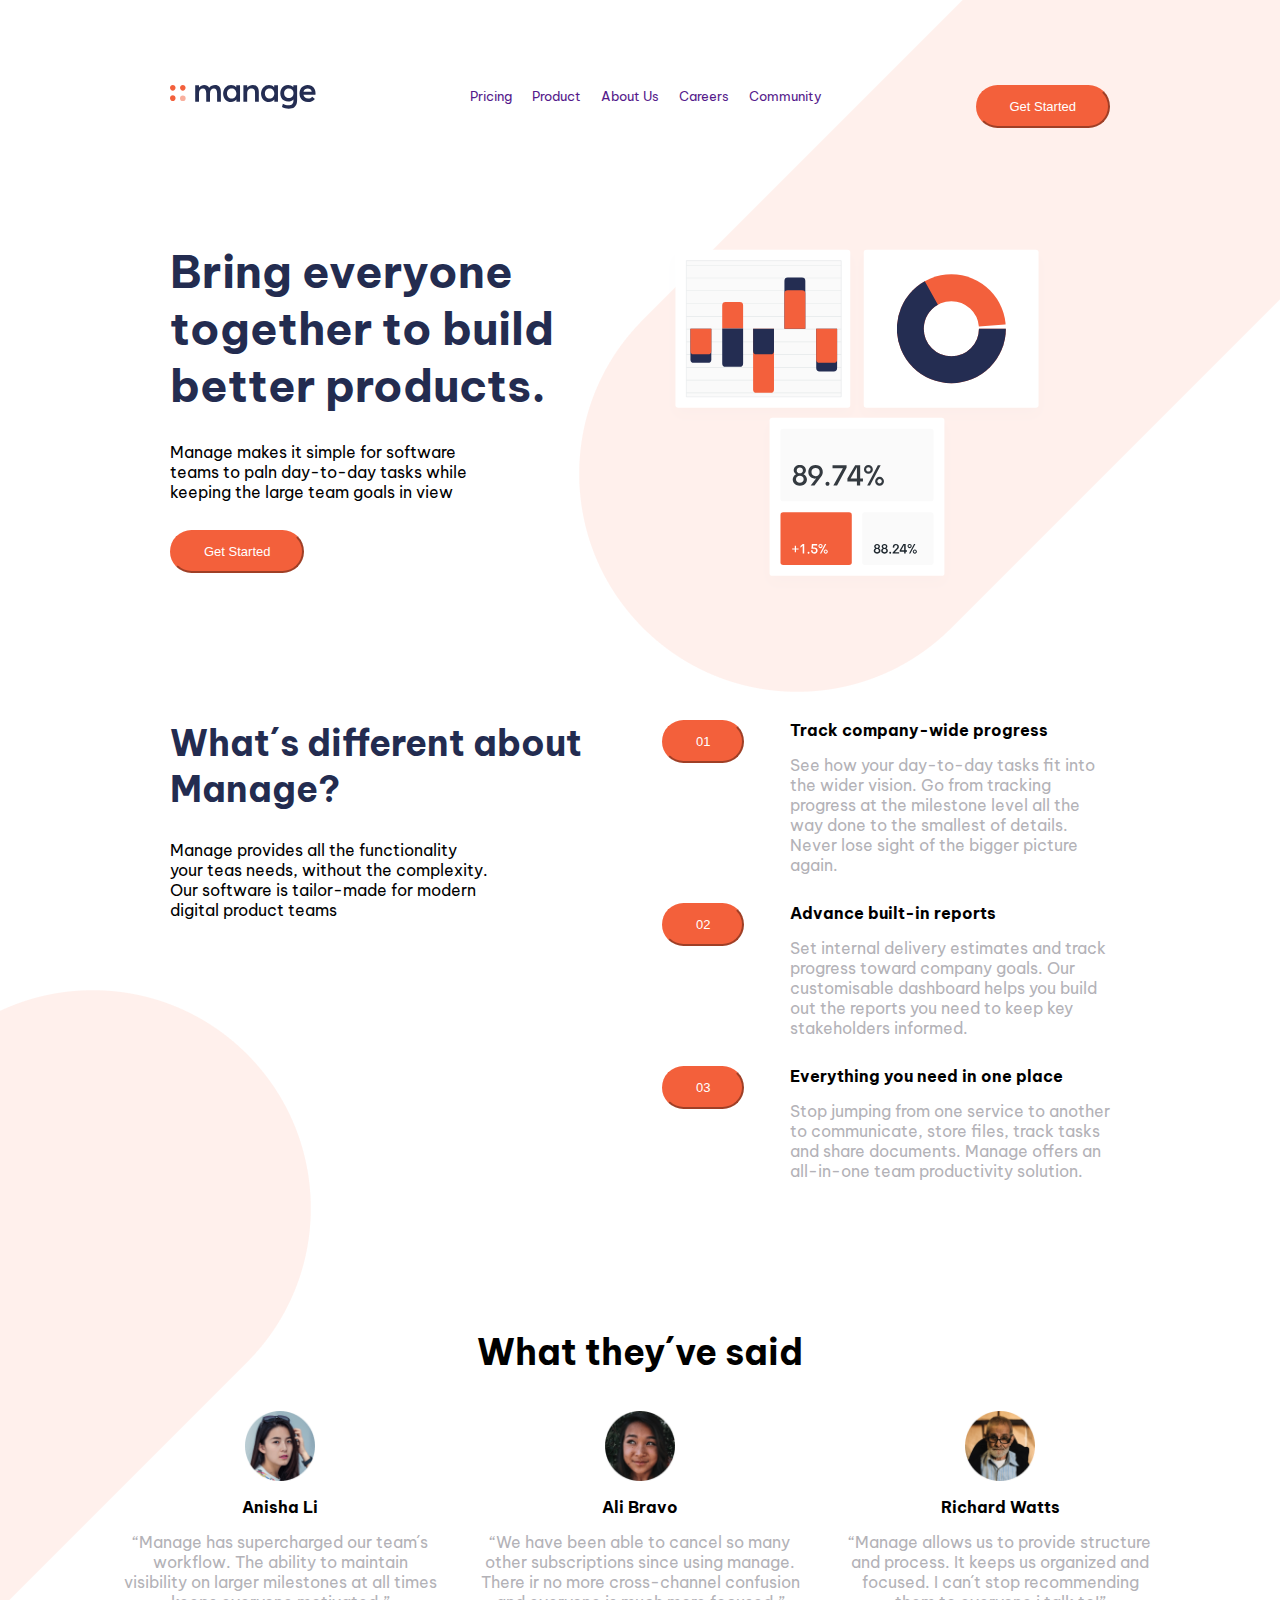
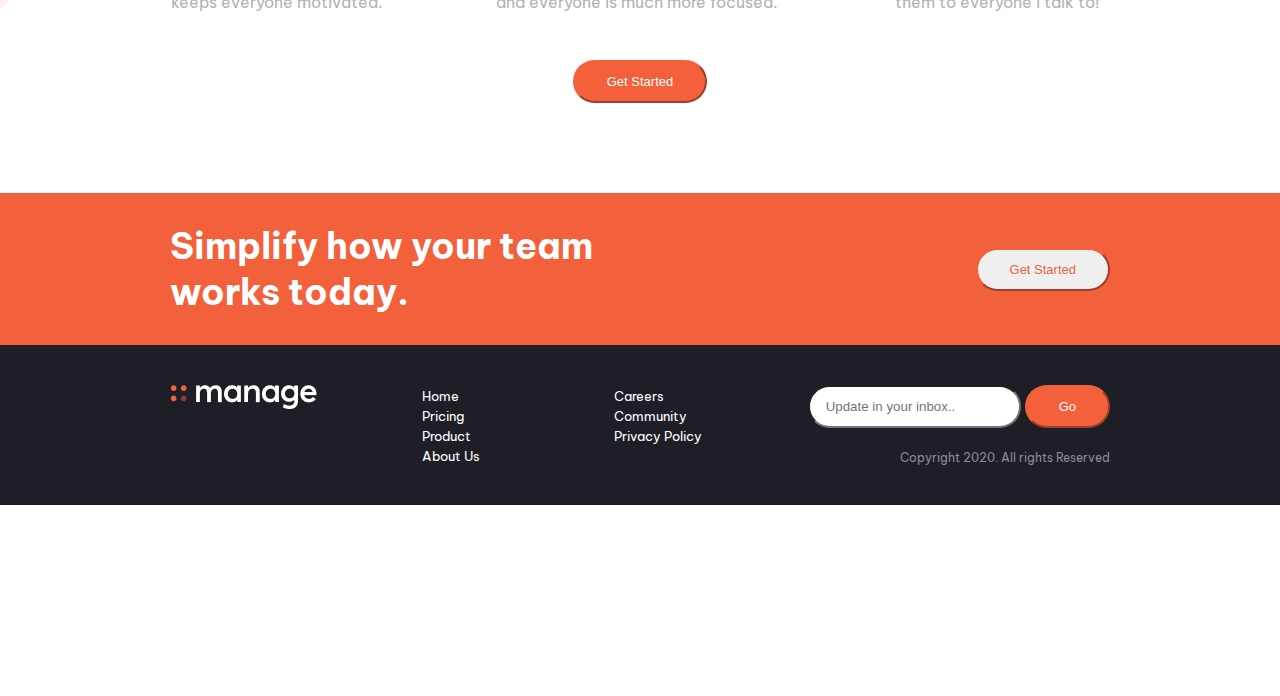
<file: frontend_I/manage/index.html>
<!DOCTYPE html>
<html lang="es">
<head>
    <meta charset="UTF-8">
    <meta http-equiv="X-UA-Compatible" content="IE=edge">
    <meta name="viewport" content="width=device-width, initial-scale=1.0">
    <link rel="stylesheet" href="https://use.fontawesome.com/releases/v5.15.3/css/all.css" integrity="sha384-SZXxX4whJ79/gErwcOYf+zWLeJdY/qpuqC4cAa9rOGUstPomtqpuNWT9wdPEn2fk" crossorigin="anonymous">
    <link rel="stylesheet" href="css/style.css">
    <title>landingManage</title>
</head>
<body>
    <img src="img/VectorFondo.png" alt="" class="background1">
    <img src="img/VectorFondo2.png" alt="" class="background2">
    
    
    <header>
        <div><img src="img/logo.svg" alt="Logo manage"></div>
        <div> 
            <nav>
                <ul type="None">
                    <li><a href="">Pricing</a></li>
                    <li><a href="">Product</a></li>
                    <li><a href="">About Us</a></li>
                    <li><a href="">Careers</a></li>
                    <li><a href="">Community</a></li> 
                </ul>
            </nav> 
        </div>
        <div><button class="boton botonTipo1">Get Started</button></div>
        <div class="hamburguer">
            <img src="img/icon-hamburger.svg" alt="">
        </div>
    </header>
    <main>        
        <section class="intro">
            <div>
                <h1>Bring everyone together to build better products.</h1>
                <p>Manage makes it simple for software teams to paln day-to-day tasks while keeping the large team goals in view</p>
                <button class="boton botonTipo1">Get Started</button>
            </div>
            <div class="ilustration">
                <img src="img/illustration-intro.svg" alt="">
            </div>
        </section>
        <section class="different">
            <div>
                <h3>What´s different about Manage?</h3>
                <p>Manage provides all the functionality your
                    teas needs, without the complexity. Our software is tailor-made for modern digital product teams</p>
            </div>
            <div class="about">
                <article>
                    <div>
                        <button class="boton botonTipo1">01</button>
                    </div>
                    <div class="explain">
                        <h6>Track company-wide progress</h6>
                        <p>See how your day-to-day tasks fit into the wider vision. Go from tracking progress at the milestone level all the way done to the smallest of details. Never lose sight of the bigger picture again.</p>
                    </div>                    
                </article>
                <article>
                    <div>
                        <button class="boton botonTipo1">02</button>
                    </div>
                    <div class="explain">
                        <h6>Advance built-in reports</h6>
                        <p>Set internal delivery estimates and track progress toward company goals. Our customisable dashboard helps you build out the reports you need to keep key stakeholders informed.</p>
                    </div>
                    </article>
                <article>
                    <div>
                        <button class="boton botonTipo1">03</button>
                    </div>
                    <div class="explain">
                        <h6>Everything you need in one place</h6>
                        <p>Stop jumping from one service to another to communicate, store files, track tasks and share documents. Manage offers an all-in-one team productivity solution.</p>
                    </div>
                </article>
            </div>
        </section>
        <section class="opinions">
            <h3>What they´ve said</h3>
            <div>
                <div class="card hidden2">
                    <img src="img/avatar-anisha.png" alt="">
                    <h6>Anisha Li</h6>
                    <p>“Manage has supercharged our team´s workflow. The ability to maintain visibility on larger milestones at all times keeps everyone motivated.”</p>
                </div>
                <div class="card">
                    <img src="img/avatar-ali.png" alt="">
                    <h6>Ali Bravo</h6>
                    <p>“We have been able to cancel so many other subscriptions since using manage. There ir no more cross-channel confusion and everyone is much more focused.”</p>
                </div>
                <div class="card">
                    <img src="img/avatar-richard.png" alt="">
                    <h6>Richard Watts</h6>
                    <p>“Manage allows us to provide structure and process. It keeps us organized and focused. I can´t stop recommending them to everyone i talk to!”</p>
                </div>
                <div class="card hidden">  
                    <img src="img/avatar-shanai.png" alt="">
                    <h6>Shanai Gough</h6>
                    <p>"Their software allows us to track, manage and collaborate on our projects from anywhere. It keeps the whole team in sync without being intrusive"</p>
                </div>
            </div>
            <button class="boton botonTipo1">Get Started</button>
        </section>

    </main>

    <footer>
        <img src="img/VectorFondo3.png" alt="" class="background3">
        <div class="started">
            <div class="title"><h3>Simplify how your team works today.</h3></div>
            <div><button class="boton">Get Started</button></div>
        </div>
        <div class="social">            
            <div class="footerMedia socialMediaOfficial">
                <img src="img/LogoFondoBlanco.png" alt="Logo manage">
                <nav class="socialMedia">
                    <ul type="None">
                        <li><a href="#" target="_blank" class="icon-facebook"><i class="fab fa-facebook-square"></i></i></a></li>
                        <li><a href="#" target="_blank" class="icon-facebook"><i class="fab fa-youtube-square"></i></i></a></li>
                        <li><a href="#" target="_blank" class="icon-facebook"><i class="fab fa-twitter"></i></i></a></li>
                        <li><a href="#" target="_blank" class="icon-facebook"><i class="fab fa-pinterest"></i></i></a></li>
                        <li><a href="#" target="_blank" class="icon-facebook"><i class="fab fa-instagram"></i></i></a></li>
                    </ul>
                </nav>
            </div>
            <div class="navigation">
                <div>
                    <nav>
                        <ul type="None">
                            <li><a href="">Home</a></li>
                            <li><a href="">Pricing</a></li>
                            <li><a href="">Product</a></li>
                            <li><a href="">About Us</a></li>                                                    
                        </ul>
                    </nav>
                </div>
                <div>
                    <nav>
                        <ul type="None">
                            <li><a href="">Careers</a></li>
                            <li><a href="">Community</a></li>
                            <li><a href="">Privacy Policy</a></li>
                        </ul>
                    </nav> 
                </div>
            </div>
            <div class="footerMedia formCopyright">
                <form action=""method="POST">
                    <input type="text" name="update" placeholder="Update in your inbox..">
                    <button type="submit" class="boton botonTipo1">Go</button>
                </form>
                <p>Copyright 2020. All rights Reserved</p>
            </div>
            <div class="copyright">
                <p>Copyright 2020. All rights Reserved</p> 
            </div>            
        </div>
    </footer>    
</body>
</html>
</file>
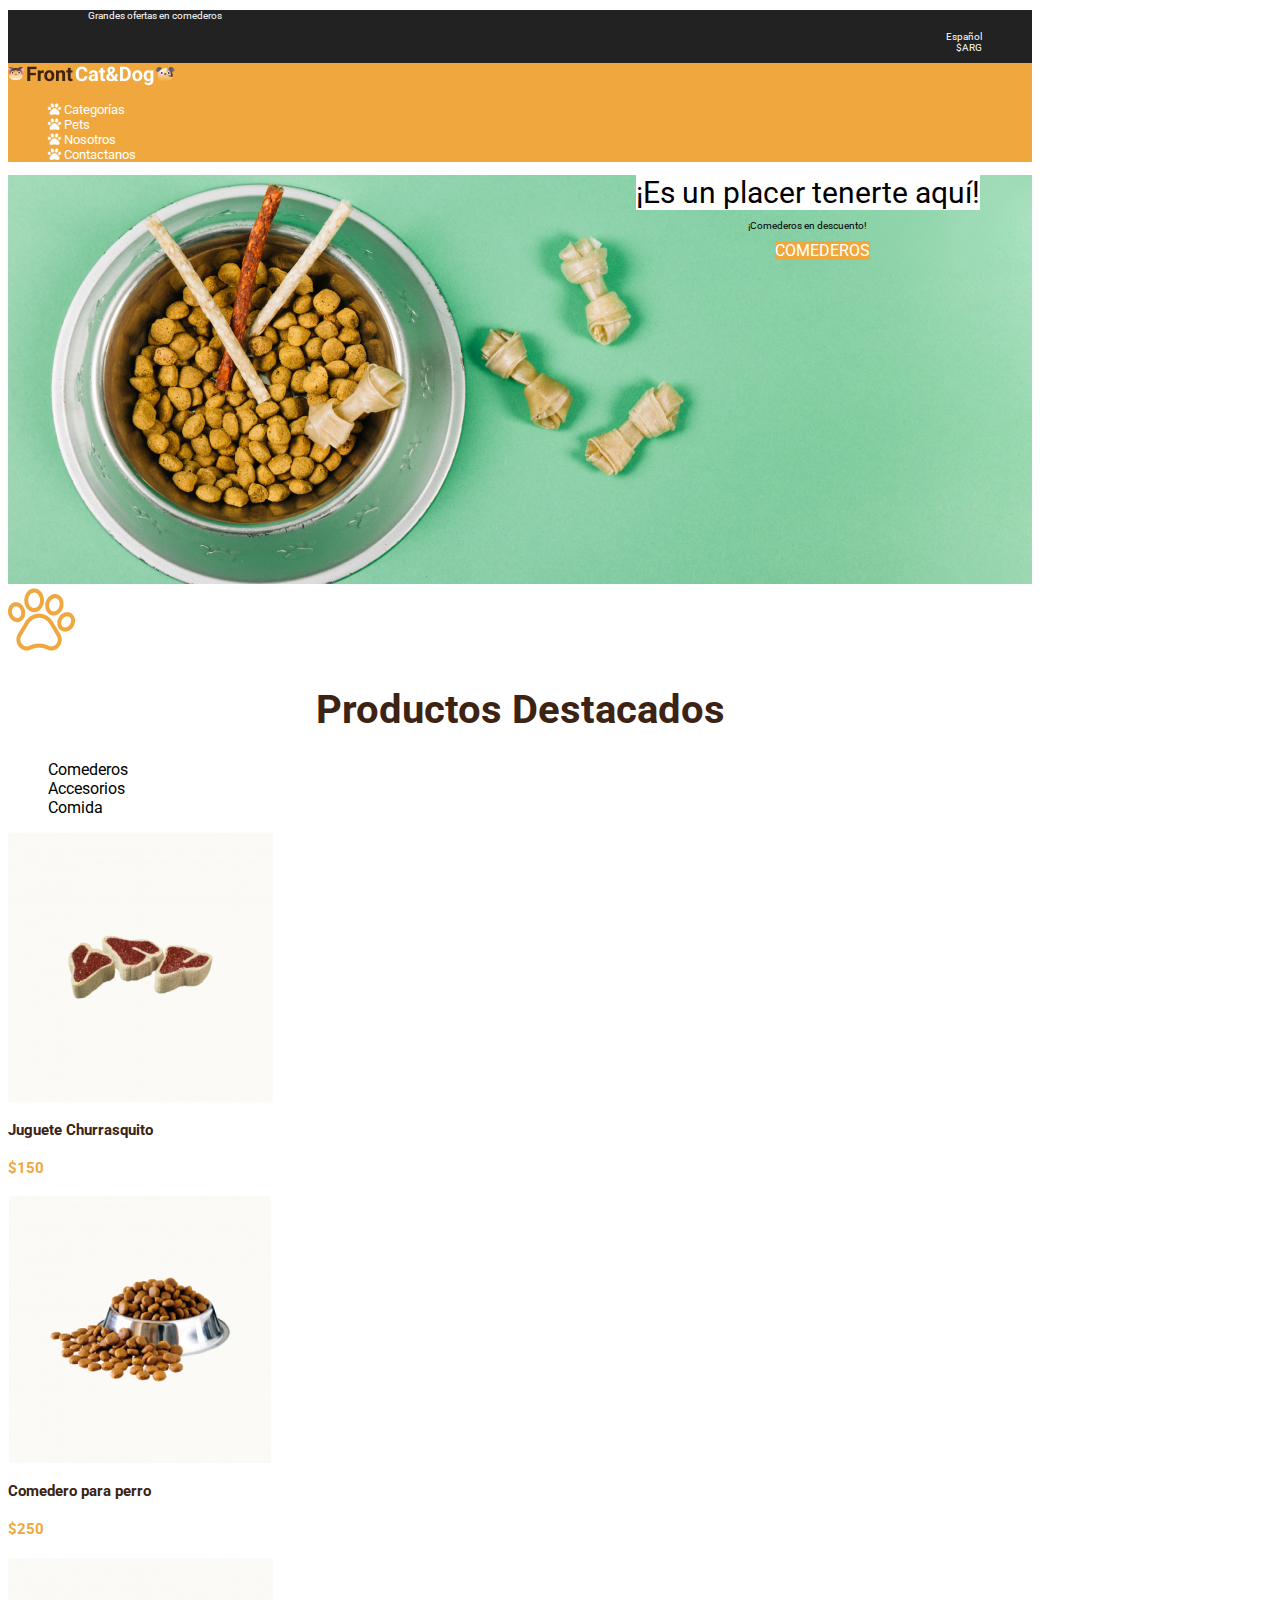
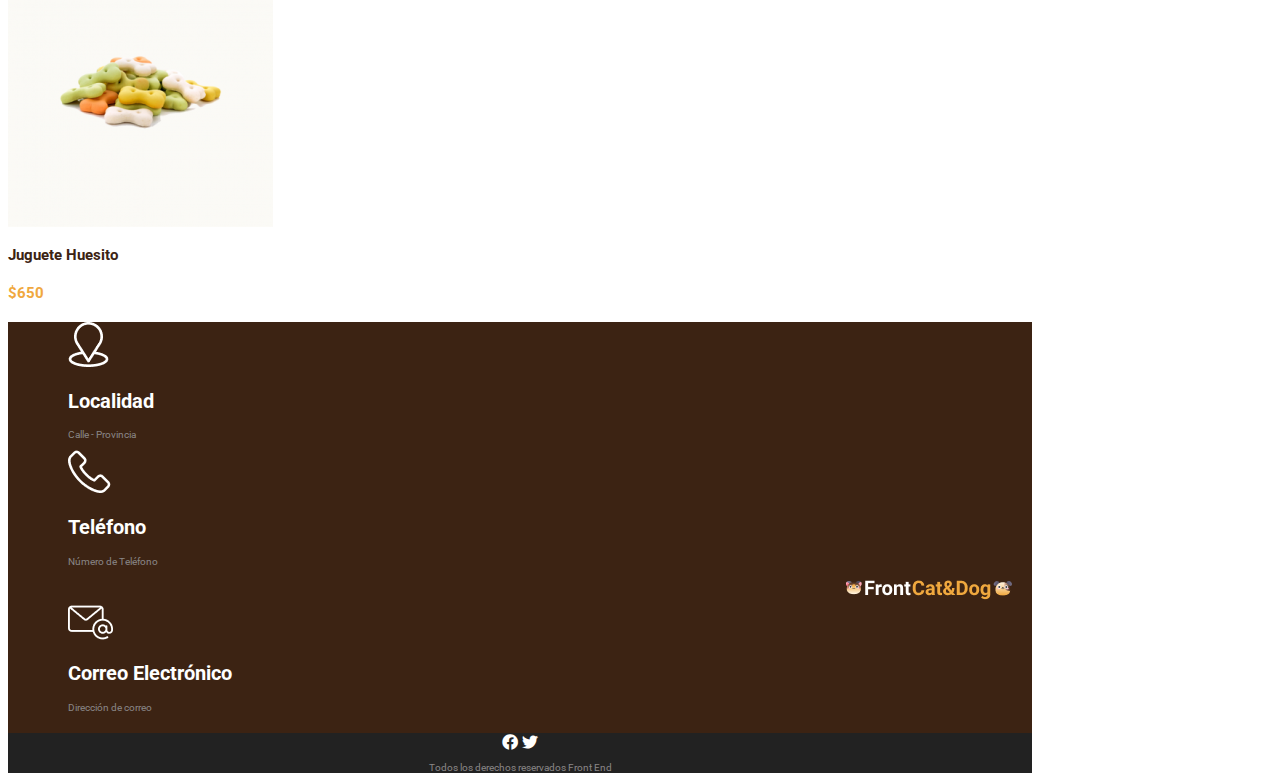
<file: frontend_I/petshop/index.html>
<!DOCTYPE html>
<html lang="es">
<head>
    <meta charset="UTF-8">
    <title>Petshop</title>
    <link rel="stylesheet" href="css/style.css">
    <link rel="stylesheet" href="https://cdnjs.cloudflare.com/ajax/libs/font-awesome/5.15.2/css/all.css">
    <link rel="preconnect" href="https://fonts.gstatic.com">
    <link href="https://fonts.googleapis.com/css2?family=Roboto&display=swap" rel="stylesheet">
</head>
<body>
    <header>
        <section id="barraSuperior">
            <p>Grandes ofertas en comederos</p>
            <ul id="menuRegional" type="None">
                <li>Español</li>
                <li>$ARG</li>
            </ul>
        </section>
        <section id="barraMenu"  width="1025px">
            <img src="img/Logo.png" alt="Logo de la tienda petshop FrontCat&Dog" >
            <ul id="Menu principal" type="None">                
                <li><i class="fas fa-paw"></i> Categorías</li>
                <li><i class="fas fa-paw"></i> Pets</li>
                <li><i class="fas fa-paw"></i> Nosotros</li>
                <li><i class="fas fa-paw"></i> Contactanos</li>
            </ul>            
        </section>
    </header>

    <main>
        <section class="banner">
            <p><span id="saludo">¡Es un placer tenerte aquí!</span></p>
            <p><span id="informacion">¡Comederos en descuento!</span></p>
            <p><span id="productoStar">COMEDEROS</span></p>
        </section>
        <section id="Productos">
            <img src="img/pawprint 1.png" alt="Imagen de patita de perro en color mostaza">
            <h1>Productos Destacados</h1>
            <ul id="Productos destacados" type="None">
                <li>Comederos</li>
                <li>Accesorios</li>
                <li>Comida</li>
            </ul>

            <articule>
                <img src="img/churrasquito.png" alt="Imagen de un churrasquito">
                <h3>Juguete Churrasquito</h3>
                <h4>$150</h4>
            </articule>
                <img src="img/comedero.png" alt="Imagen de un comedero">
                <h3>Comedero para perro</h3>
                <h4>$250</h4>
            <articule>
                <img src="img/Huesito.png" alt="Imagen de huesitos para perro">
                <h3>Juguete Huesito</h3>
                <h4>$650</h4>
            </articule>
        </section>
    </main>
    <footer>
        <section class="contacto">
            <ul type="None">
                <li>
                    <section>
                        <img src="img/localizacion.png" alt="Imagen de punto de coordenada">
                        <h2>Localidad</h3>
                        <p>Calle - Provincia</p>
                    </section>
                </li>
                <li>
                    <section>
                        <img src="img/phone.png" alt="Imagen de teléfono">
                        <div>
                            <h2>Teléfono</h3>
                            <p>Número de Teléfono</p>
                        </div>
                        <div id="logoFooter">
                            <img src="img/Logo2.png" alt="Logo de la tienda petshop FrontCat&Dog" >
                        </div>
                        
                    </section>
                </li>
                <li>
                    <section>
                        <img src="img/email.png" alt="Imagen de email">
                        <h2>Correo Electrónico</h3>
                        <p>Dirección de correo</p>
                    </section>
                </li>
            </ul>                   
        </section>
        <section class="redes">
            <i class="fab fa-facebook"></i>
            <i class="fab fa-twitter"></i>
            <p>Todos los derechos reservados Front End</p>
        </section>        
    </footer>

    
    
</body>
</html>
</file>
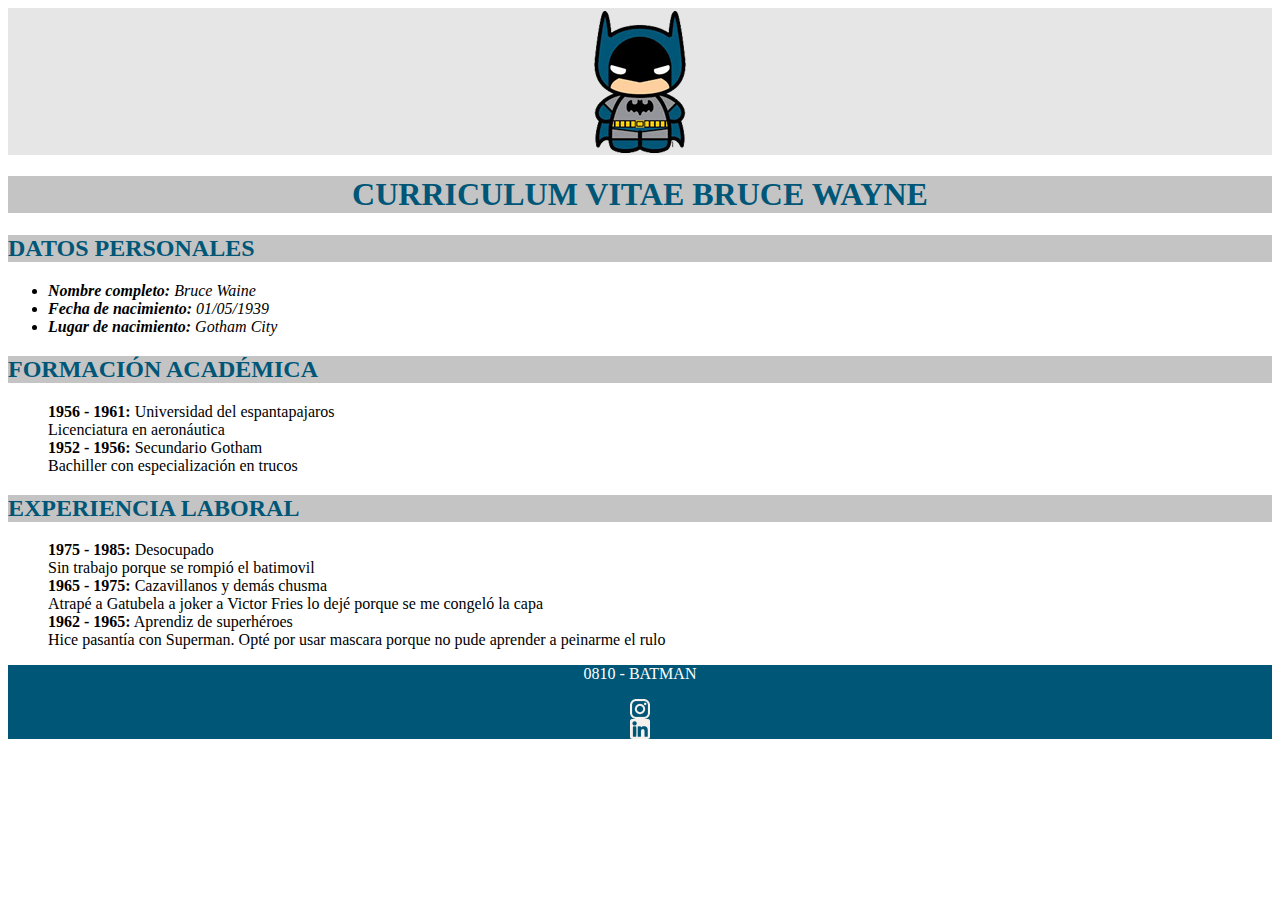
<file: frontend_I/clase07_CSS_GrisalesMauricio/cv/index.html>
<!DOCTYPE html>
<html lang="en">
<head>
    <meta charset="UTF-8">
    <link rel="stylesheet" href="css/style.css">
    <title>Clase 07</title>
</head>
<body>
    <header>
        <img src="img/logo batman.png" alt="Imagen con el logo de batman">
    </header>
    <main>
        <h1>curriculum vitae bruce wayne</h1>
        <articule>
            <h2>datos personales</h2>
            <ul class="datos_personales">
                <li><b>Nombre completo:</b> Bruce Waine</li>
                <li><b>Fecha de nacimiento:</b> 01/05/1939</li>
                <li><b>Lugar de nacimiento:</b> Gotham City</li>
            </ul>

        </articule>
        <articule>
            <h2>formación académica</h2>
            <ul type="None">
                <li><b>1956 - 1961:</b> Universidad del espantapajaros <br> Licenciatura en aeronáutica</li>
                <li><b>1952 - 1956:</b> Secundario Gotham <br> Bachiller con especialización en trucos </li>
            </ul>

        </articule>
        <articule>
            <h2>experiencia laboral</h2>
            <ul type="None">
                <li><b>1975 - 1985:</b> Desocupado <br> Sin trabajo porque se rompió el batimovil</li>
                <li><b>1965 - 1975:</b> Cazavillanos y demás chusma <br> Atrapé a Gatubela a joker a Victor Fries lo dejé porque se me congeló la capa</li>
                <li><b>1962 - 1965:</b> Aprendiz de superhéroes <br> Hice pasantía con Superman. Opté por usar mascara porque no pude aprender a peinarme el rulo</li>
            </ul>

        </articule>

    </main>
    <footer>
        <p> 0810 - BATMAN</p>
        <img src="img/ico_instagram.png" alt="Imagen del icono de instagram">
        <img src="img/ico_linkedin.png" alt="Imagen del icono de linkedin">
    </footer>
    
</body>
</html>
</file>
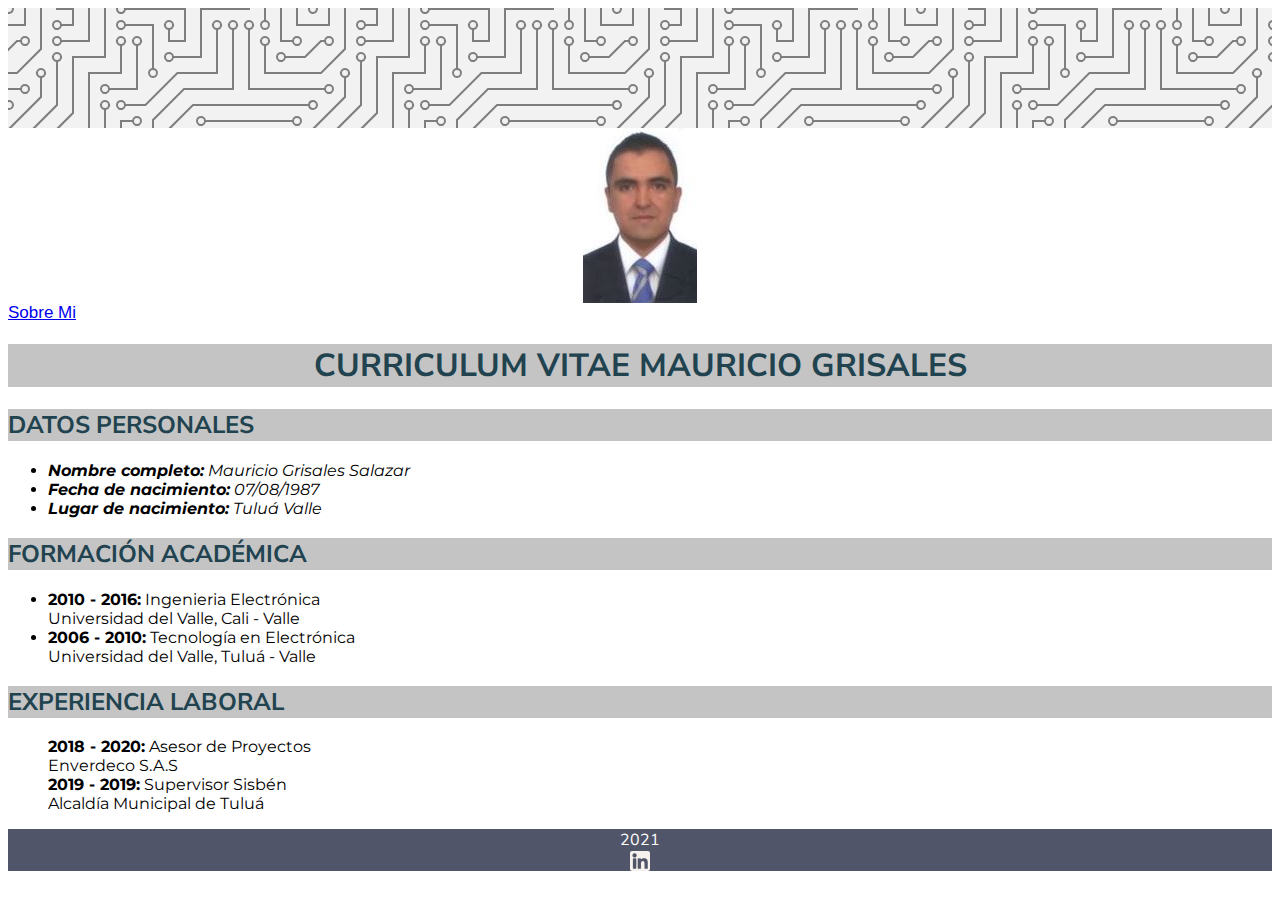
<file: frontend_I/clase08_CSS_GrisalesMauricio/cvMauricio/index.html>
<!DOCTYPE html>
<html lang="es">
<head>
    <meta charset="UTF-8">
    <link rel="stylesheet" href="css/style.css">
    <link rel="preconnect" href="https://fonts.gstatic.com">
    <link href="https://fonts.googleapis.com/css2?family=Nunito+Sans&display=swap" rel="stylesheet">
    <link rel="preconnect" href="https://fonts.gstatic.com">
    <link href="https://fonts.googleapis.com/css2?family=Montserrat:wght@200&family=Nunito+Sans&display=swap" rel="stylesheet">

    <title>CV Mauricio Grisales</title>
</head>
<body>
    <header>
        <section></section>
        <img src="img/foto.JPG" alt="Imagen de Mauricio Grisales">
    </header>
    <nav>
        <a href="view/sobremi.html">Sobre Mi</a>
    </nav>
    <main>
        <h1>curriculum vitae mauricio grisales</h1>
        <articule>
            <h2>datos personales</h2>
            <ul class="datos_personales">
                <li><b>Nombre completo:</b> Mauricio Grisales Salazar</li>
                <li><b>Fecha de nacimiento:</b> 07/08/1987</li>
                <li><b>Lugar de nacimiento:</b> Tuluá Valle</li>
            </ul>

        </articule>
        <articule>
            <h2>formación académica</h2>
            <ul>
                
                <li><b>2010 - 2016:</b> Ingenieria Electrónica <br> Universidad del Valle, Cali - Valle</li>
                <li><b>2006 - 2010:</b> Tecnología en Electrónica <br> Universidad del Valle, Tuluá - Valle </li>
            </ul>

        </articule>
        <articule>
            <h2>experiencia laboral</h2>
            <ul type="None">
                <li><b>2018 - 2020:</b> Asesor de Proyectos <br> Enverdeco S.A.S</li>
                <li><b>2019 - 2019:</b> Supervisor Sisbén <br> Alcaldía Municipal de Tuluá</li>
            </ul>
        </articule>      

    </main>
    <footer>
        <section>
            2021
            <a href="https://www.linkedin.com/in/mauricio-grisales-salazar-421829135"><img src="img/ico_linkedin.png" alt="Icono_Linkedin"></a>
        </section>
    </footer>
</body>
</html>
</file>
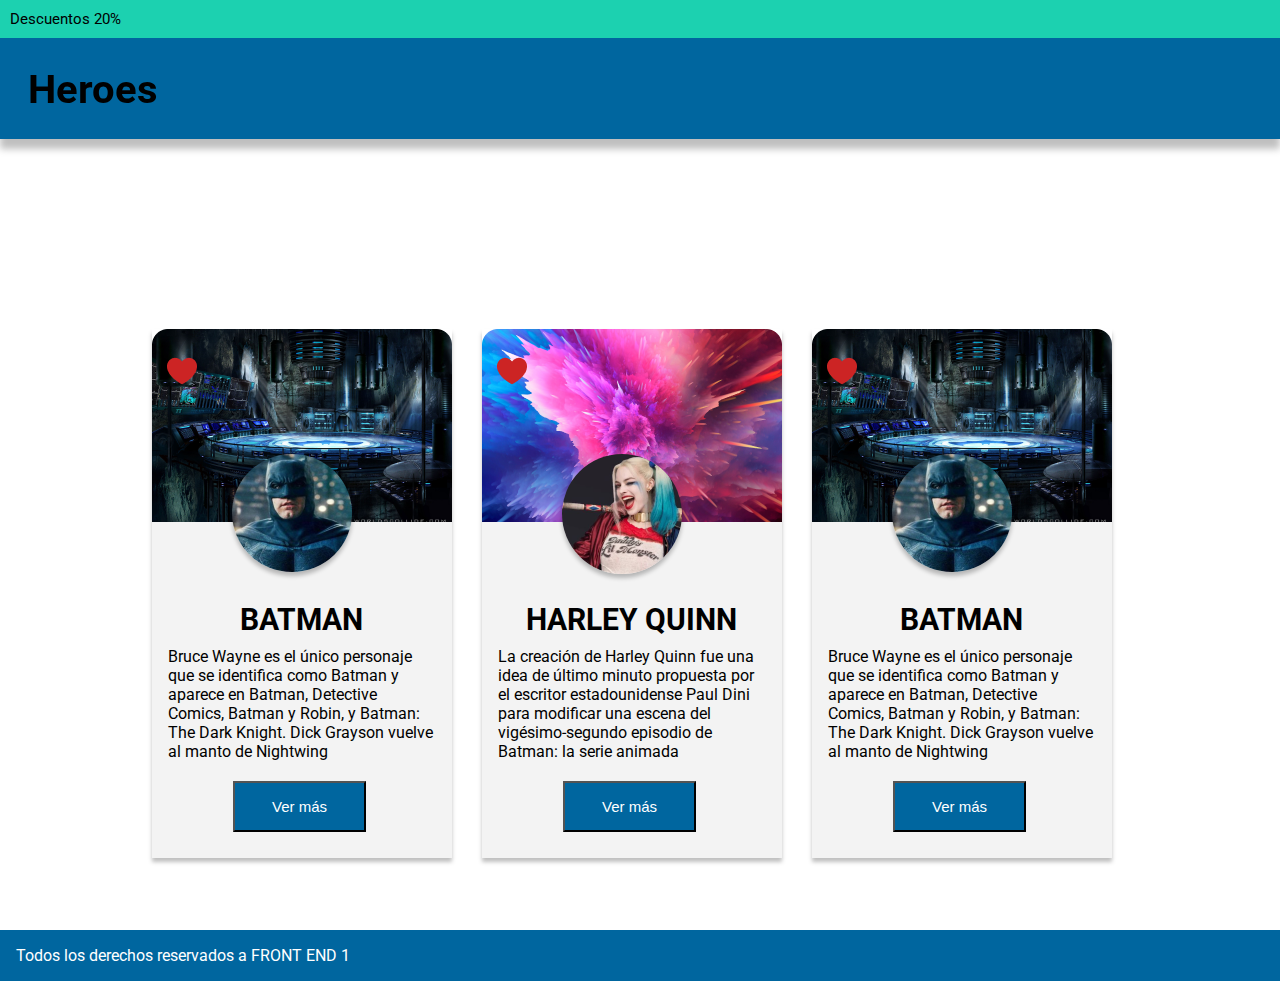
<file: frontend_I/Clase10_BoxModel_Grupo11/Clase10_BoxModel/index.html>
<!DOCTYPE html>
<html lang="es">
<head>
  <meta charset="UTF-8">
  <link rel="preconnect" href="https://fonts.gstatic.com">
  <link href="https://fonts.googleapis.com/css2?family=Roboto&display=swap" rel="stylesheet">
  <link rel="stylesheet" href="css/styles.css">
  <title>Heroes</title>
</head>
<body>
  <header>
<div class="superior">
  <p>Descuentos 20%</p>
</div>
<div class="inferior" >
  <h1>Heroes</h1>
</div>
  </header>
  <main>
    <section class="padrecontenido-1">
      <div class="imagenfondo-1">
        <img src="img/Vector.png" alt="imagen de corazón" class="like">
      </div>
      <img class="perfil" src="img/batman.png" alt="Imagen_de_Batman">
      <div class="contenido">
        <h2>batman</h2>
        <p>Bruce Wayne es el único personaje que se identifica como Batman y aparece en Batman, Detective Comics, Batman y Robin, y Batman: The Dark Knight. Dick Grayson vuelve al manto de Nightwing</p>
        <button class="boton">Ver más</button>
      </div>      
    </section>
    <section class="padrecontenido-2">
      <div class="imagenfondo-2">
        <img src="img/Vector.png" alt="imagen de corazón" class="like">
      </div>
      <img class="perfil" src="img/harley.png" alt="Imagen_de_Harley_Quinn">
      <div class="contenido">
        <h2>harley quinn</h2>
        <p>La creación de Harley Quinn fue una idea de último minuto propuesta por el escritor estadounidense Paul Dini para modificar una escena del vigésimo-segundo episodio de Batman: la serie animada</p>
        <button class="boton">Ver más</button>
      </div>      
    </section>
    <section class="padrecontenido-3">
      <div class="imagenfondo-1">
        <img src="img/Vector.png" alt="imagen de corazón" class="like">
      </div>
      <img class="perfil" src="img/batman.png" alt="Imagen_de_Batman">
      <div class="contenido">
        <h2>batman</h2>
        <p>Bruce Wayne es el único personaje que se identifica como Batman y aparece en Batman, Detective Comics, Batman y Robin, y Batman: The Dark Knight. Dick Grayson vuelve al manto de Nightwing</p>
        <button class="boton">Ver más</button>
      </div>      
    </section>
    

  </main>
  <footer>
    <p>Todos los derechos reservados a FRONT END 1</p>
  </footer>
</body>
</html>
</file>
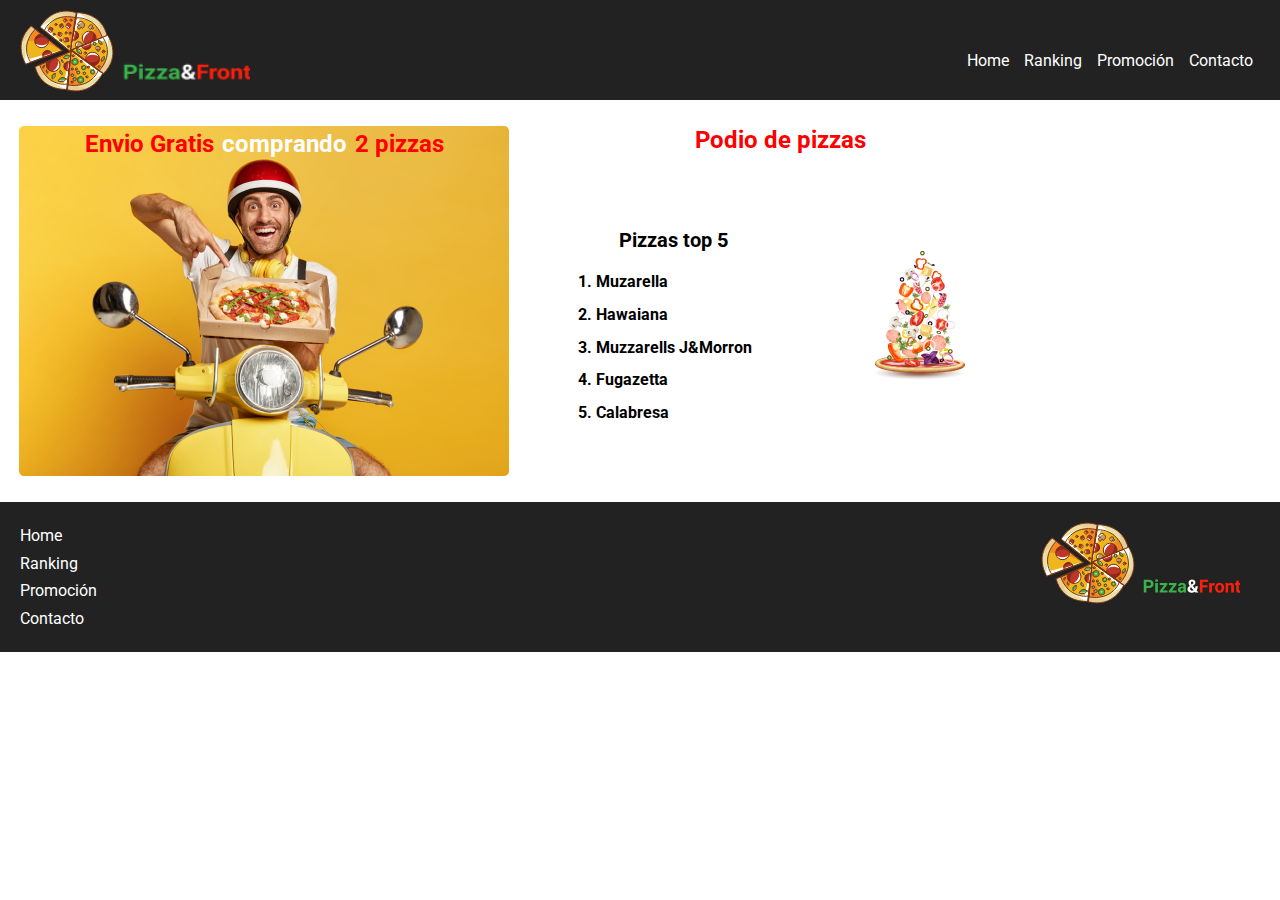
<file: frontend_I/Clase11_Flex_Equipo12/Flex/index.html>
<!DOCTYPE html>
<html lang="es">
<head>
    <meta charset="UTF-8">
    <link rel="stylesheet" href="css/style.css">
    <title>Flex</title>
</head>
<body>

    <header>
        <section class="superior">
            <div>
                <img src="img/VectorPizza.svg" alt="Logo de pizza">
                <img src="img/Pizza&Front.png" alt="Marca Pizza & Front" class="marca">
            </div>
            <nav> 
                <ul type="None" class="menuHeader">
                    <li>Home</li>
                    <li>Ranking</li>
                    <li>Promoción</li>
                    <li>Contacto</li>
                </ul>
            </nav>
        </section>
    </header>

    <main>
        <section class="tarjetas">
            <div class="tarjeta-1">
                <article>Envio Gratis</article>
                <article class="centro">comprando</article>
                <article>2 pizzas</article>
            </div>
            <div class="tarjeta-2">
                <h2>Podio de pizzas</h2>
                <div class="podio">
                    <div class="lista">
                        <h3>Pizzas top 5</h3>
                        <ol>
                            <li>Muzarella</li>
                            <li>Hawaiana</li>
                            <li>Muzzarells J&Morron</li>
                            <li>Fugazetta</li>
                            <li>Calabresa</li>
                        </ol>
                    </div>
                    <img src="img/PizzaFalling.jpg" alt="Imagen de pizza con ingredientes cayendo" class="pizzaCayendo">
                </div>

            </div>
        </section>
    </main>

    <footer>
        <section class="inferior">
            <nav>
                <ul type="None" class="menuFooter">
                    <li>Home</li>
                    <li>Ranking</li>
                    <li>Promoción</li>
                    <li>Contacto</li>
                </ul>
            </nav>
            <div>
                <img src="img/VectorPizza.svg" alt="Logo de pizza">
                <img src="img/Pizza&Front.png" alt="Marca Pizza & Front">
            </div>           
        </section>       
    </footer>
    
</body>
</html>
</file>
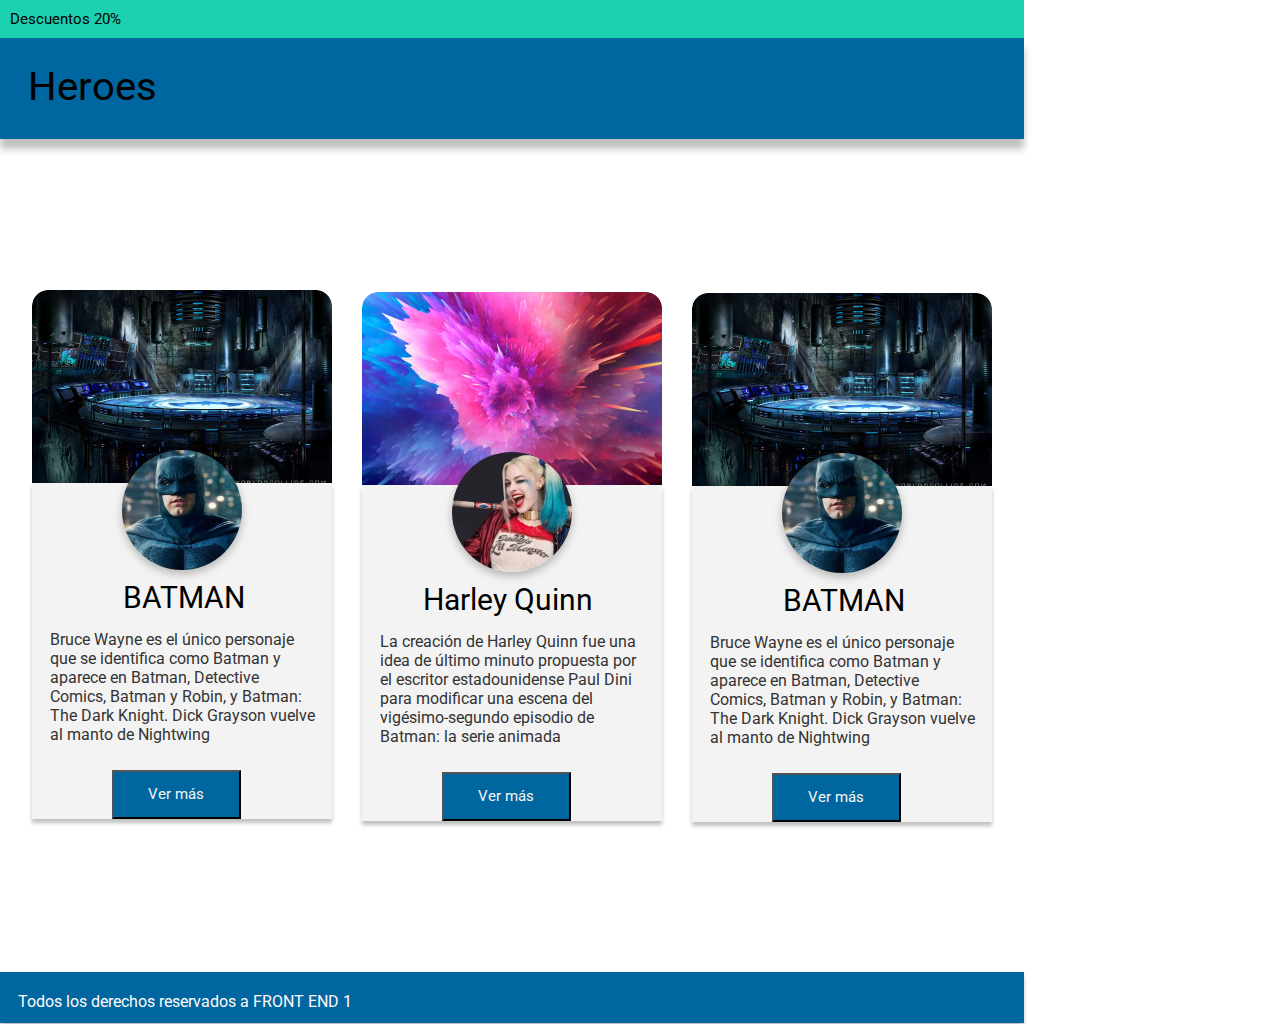
<file: frontend_I/Clase10_BoxModel_Grupo11/Clase10-DH-master/Clase10-DH-master/index.html>
<!DOCTYPE html>
<html lang="en">
<head>
    <meta charset="UTF-8">    
    <meta http-equiv="X-UA-Compatible" content="IE=edge">
    <meta name="viewport" content="width=device-width, initial-scale=1.0">
    <link rel="stylesheet" href="https://use.fontawesome.com/releases/v5.15.3/css/all.css" integrity="sha384-SZXxX4whJ79/gErwcOYf+zWLeJdY/qpuqC4cAa9rOGUstPomtqpuNWT9wdPEn2fk" crossorigin="anonymous">
    <link rel="preconnect" href="https://fonts.gstatic.com">
    <link href="https://fonts.googleapis.com/css2?family=Roboto:ital,wght@0,400;0,500;1,700&display=swap" rel="stylesheet">
    <link rel="stylesheet" href="css/style.css">
    <title>Heroes</title>
</head>
<body>
    <header class="descuentos">
        <div>
            <p class="descText">Descuentos 20%</p>
        </div>
        <div class="heroes">
            <h1 class="heroesText">Heroes</h1>
        </div>
    </header>
    <main>        
        <section class="personajes">
            <section class="batmanCont1">                
                <i class="fas fa-heart heart1"></i>
                <div class="batmanFondo1">
                </div>
                <img src="img/batman.png" alt="Batman" class="batman1">
                <div class="batmanMidCont1">
                    <p class="batTitulo1">BATMAN</p>
                    <p class="batText1">Bruce Wayne es el único personaje que se identifica como Batman y aparece en Batman, 
                       Detective Comics, Batman y Robin, y Batman: The Dark Knight. Dick Grayson vuelve al manto de Nightwing</p>
                    <button class="btnVer1">Ver más</button>
                </div>
            </section>
            <section class="harleyCont">                
                <i class="fas fa-heart heart2"></i>
                <div class="harleyFondo">
                </div>
                <img src="img/harley.png" alt="Harley" class="harley">
                <div class="harleyMidCont">
                    <p class="harleyTitulo">Harley Quinn</p>
                    <p class="harleyText">La creación de Harley Quinn fue una idea de último minuto propuesta 
                        por el escritor estadounidense Paul Dini para modificar una escena del 
                        vigésimo-segundo episodio de Batman: la serie animada</p>
                    <button class="btnVer2">Ver más</button>
                </div>
            </section>
            <section class="batmanCont2">                
                <i class="fas fa-heart heart3"></i>
                <div class="batmanFondo2">                </div>
                <img src="img/batman.png" alt="Batman" class="batman2">
                <div class="batmanMidCont2">
                    <p class="batTitulo2">BATMAN</p>
                    <p class="batText2">Bruce Wayne es el único personaje que se identifica como Batman y aparece en Batman, 
                       Detective Comics, Batman y Robin, y Batman: The Dark Knight. Dick Grayson vuelve al manto de Nightwing</p>
                    <button class="btnVer3">Ver más</button>
                </div>
            </section>
        </section>
    </main>
    <footer>
            <p class="textFooter">Todos los derechos reservados a FRONT END 1</p>
    </footer>
</body>
</html>
</file>
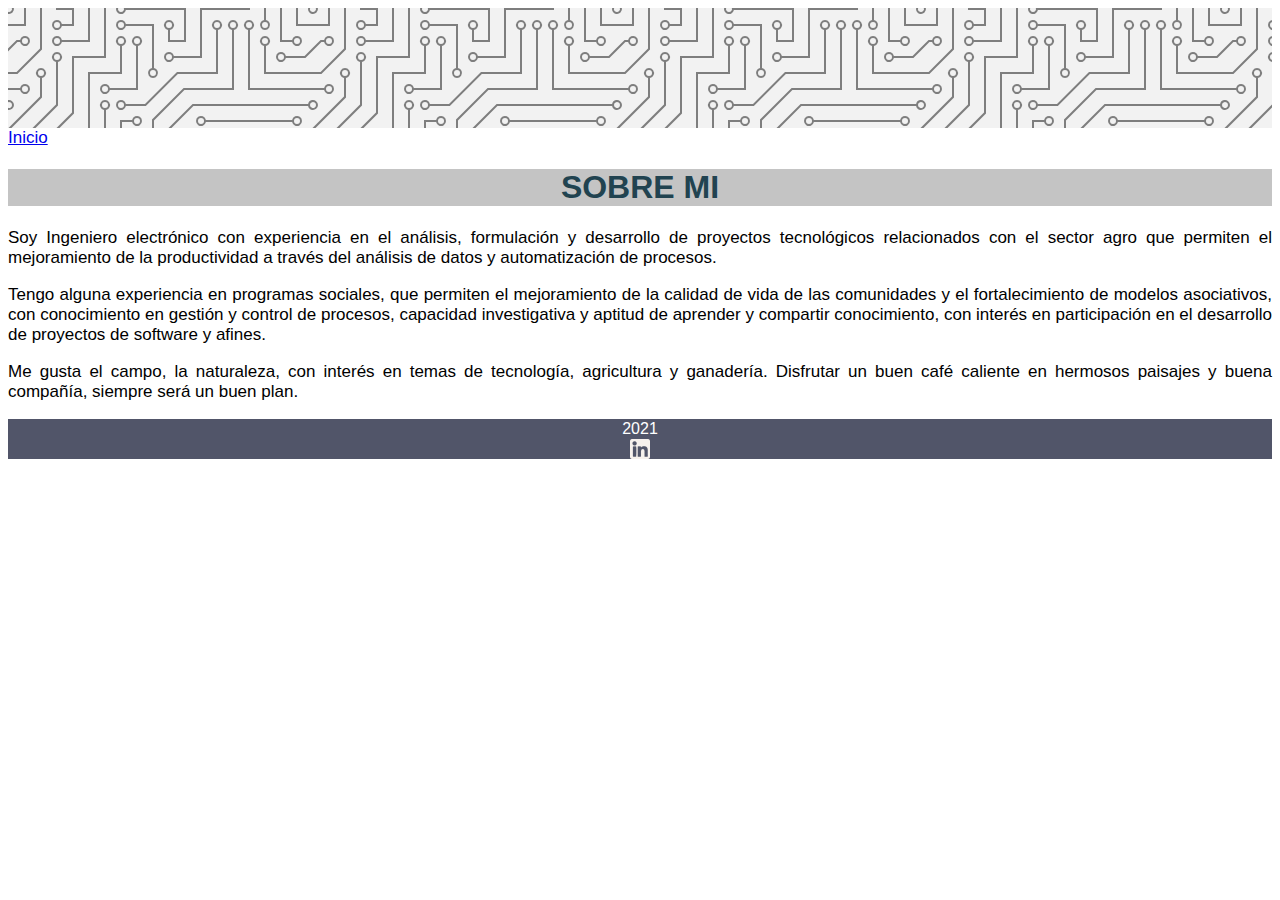
<file: frontend_I/clase08_CSS_GrisalesMauricio/cvMauricio/view/sobremi.html>
<!DOCTYPE html>
<html lang="es">
<head>
    <meta charset="UTF-8">
    <link rel="stylesheet" href="../css/style.css">
    <title>Sobre Mi</title>
</head>
<body>
    <header>
        <section></section>
        <nav>
            <a href="../index.html">Inicio</a>
        </nav>
    </header>
    <main>
        <h1>Sobre Mi</h1>
        <p>
            Soy Ingeniero electrónico con experiencia en el análisis, 
            formulación y desarrollo de proyectos tecnológicos relacionados 
            con el sector agro que permiten el mejoramiento de la productividad 
            a través del análisis de datos y automatización de procesos.
        </p>
        <p>
            Tengo alguna experiencia en programas sociales, 
            que permiten el mejoramiento de la calidad de vida de las comunidades
            y el fortalecimiento de modelos asociativos, con conocimiento en gestión 
            y control de procesos, capacidad investigativa y aptitud de aprender y 
            compartir conocimiento, con interés en participación  en el desarrollo 
            de proyectos de software y afines.
        </p>
        <p>
            Me gusta el campo, la naturaleza, con interés en temas de tecnología, agricultura y
            ganadería.
            Disfrutar un buen café caliente en hermosos paisajes y buena compañía, 
            siempre será un buen plan.
        </p>
    </main>
    <footer>
        <section>
            2021
            <a href="https://www.linkedin.com/in/mauricio-grisales-salazar-421829135"><img src="../img/ico_linkedin.png" alt="Icono_Linkedin"></a>
        </section>
    </footer>
    
</body>
</html>
</file>
<file: frontend_I/manage/css/style.css>
@import url('https://fonts.googleapis.com/css2?family=Be+Vietnam:wght@500&display=swap');

/* Configuraciones iniciales */
*{
    box-sizing: border-box;
    margin: 0;
    padding: 0;
}

/* Declaración de variables */
:root{
    --colorBotones:#F3603B;
    --colorTitulos: #232C50;
    --colorLetraMain: #B3B2B7;
    --colorLetra: #FFFFFF;
    --colorCopyright: #8C8C94;
    --decoration-color:#c79800;
    --fondoStarted: #F3613C;
    --fondoSocial: #1E1E26;
    --initialValue: 0;
    --sizeh1: 45px;
    --sizeh3: 36px;
    --sizeh6: 16px;
    --sizeFontNav: 13px;
    --sizeFontButton: 13px;
    --sizeWord: 16px;
    --sizeCopyright: 12px;
    --sizeIconAwe: 15px;
    --sizeNewIconAwe: 25px;
    --sizeImage: 70px;
    --marginNav: 8px;
    --marginH6: 15px;
    --marginSection: 60px;
    --marginCard: 20px;
    --opacidad: 50%;
    --pixelesRadius: 30px;
    --paddingButtonV: 12px;
    --paddingButtonH: 32px;
    --paddingInputV: 12px;
    --paddingInputH: 16px;
    --paddingSitioV: 30px;
    --paddingSitioH: 170px;
    --paddingIntro: 28px;
    --paddingOpinionV: 30px;
    --paddingOpinionH: 100px;
    --positionLeft: 100px;
    --positionTop: 110vh;
    --marginSitioV: 85px;
    --marginSitioH: 170px;
    --alturaDivFooter: 80px;
    --widthDivIntro: 35vw;
    --widthIntroP: 25vw;
    --widthDivStarted: 500px;
    --weightH: 700;
    --zindexFondo: -1;
    --zindexSolapa: -1;
    
}

/* ----------------------------------------------------- */
/* Estilos del body */
/* ----------------------------------------------------- */
body{
    font-family: 'Be Vietnam', sans-serif;
    height: 100vh; 
    display: flex;
    flex-direction: column;
    }

/* Estilos de la imagen de fondo1 */
.background1{
    position: absolute;
    z-index: var(--zindexFondo);
    margin: var(--initialValue);
    right: var(--initialValue);
    top: var(--initialValue);
}

/* Estilos de la imagen de fondo2 */
.background2{
    position: absolute;
    z-index: var(--zindexFondo);
    top: var(--positionTop);    
}

/* Estilos de la imagen de fondo 3 */
.background3{
    position: absolute;
    z-index: var(--zindexSolapa); 
    opacity: var(--opacidad);
    left: var(--positionLeft);
    margin: var(--initialValue);       
}

/* Estilos de los botones con clase boton*/
.boton{
    font-size: var(--sizeFontButton);
    border-color: var(--colorBotones);
    border-radius: var(--pixelesRadius);
    padding: var(--paddingButtonV) var(--paddingButtonH);
}

.boton:hover{
    border-color: lightskyblue;
    border-width: 2px;    
}

/* Estilos de los botones con clase botonTipo1 */
.botonTipo1{
    background: var(--colorBotones);
    color: var(--colorLetra);
}

/* Estilos de titulos y Subtitulos */
h3{
    font-size: var(--sizeh3);
}

/* Estilos para todos los enlaces a*/
a{
    font-size: var(--sizeFontNav);
    text-decoration: none;      
}

a:hover{
    color: var(--fondoStarted);
    text-decoration: underline;
}

img:hover{
    transform: scale(1.3);
}

/* ----------------------------------------------------- */
/* Estilos del header */
/* ----------------------------------------------------- */

header{
    display: flex;
    justify-content: space-between;
    margin: var(--marginSitioV) var(--marginSitioH);
}

/* Estilos de la barra de navegación principal del header */
header div nav li{   
    display: inline;
    margin: var(--marginNav);      
}

/* Estilos del menu hamburguer, inicialmente se encuentra oculto */
header div.hamburguer{
    display: none;
}
/* ----------------------------------------------------- */
/* Estilos del main */
/* ----------------------------------------------------- */

main{
    display: flex;
    flex-direction: column;
}

/* Estilos de cada uno de los section que conforman el main  */
/* En este caso el main esta dividido en las secciones con clase intro, different y opinions */
main section{
    margin-bottom:var(--marginSection);
}

/* Estilos flex a cada uno de los sections */
/* En este caso la sección con clase opinion tiene un div que debe ser flex */
main section.intro, section.different, section.opinions div{
    display: flex;
    justify-content: space-between;
}


/* Se establece un tamaño a los divs que conforman las sections */
main section div{
    width:var(--widthDivIntro);
}

/* Se establecen los estilos de la etiqueta h1 contenidos en los div de las section del main */
main section div h1{
    color:var(--colorTitulos);
    font-size: var(--sizeh1);
    font-weight:var(--weightH);
    padding-bottom:var(--paddingIntro);
}

/* Se establecen los estilos de la etiqueta p contenidos en los div de las sections del main */
main section div p{
    font-size:var(--sizeWord);
    padding-bottom: var(--paddingIntro);
    width:var(--widthIntroP);
}

/* Se establecen los estilos de las etiquetas h3 contenidos en los div de las section del main */
main section div h3{
    color:var(--colorTitulos);
    font-size: var(--sizeh3);
    font-weight: var(--weightH);
    padding-bottom:var(--paddingIntro);
}

/* Se establecen los estilos de las etiquetas h6 contenidos en los div de las section del main */
main section div h6{
    font-size: var(--sizeh6);
    font-weight: var(--weightH);
    margin-bottom: var(--marginH6);
}

/* Estilo particular de la section de clase intro */

main section.intro{
    padding: var(--paddingSitioV) var(--paddingSitioH);
}

main section.intro div.ilustration img{
    position: relative;
    /* width: 35vw; */
    width: 390px;
}

/*  Estilo particular de la section de clase different */

main section.different{
    padding: var(--paddingSitioV) var(--paddingSitioH);
}

main section.different div.about article{
    display: flex;
    align-items: flex-start;
}

main section.different div.about article div p{
    color: var(--colorLetraMain);
    font-size: var(--sizeWord);
}

/* Estilo particular de la Section de clase opinions */

main section.opinions{
    text-align: center;
    padding: var(--paddingOpinionV) var(--paddingOpinionH);
}

main section.opinions div div.card{
    display: flex;
    flex-direction: column;
    justify-content: space-between;
    margin:var(--marginCard);
}

main section.opinions div div.card img{
    width:var(--sizeImage);
    height:var(--sizeImage);
    align-self: center;
    margin: calc(var(--marginNav) *2);
}

main section.opinions div div.card img:hover{
    transform: scale(1.5);
    border-color: var(--fondoStarted);
    border-width: 5px;
}

main section.opinions div div.card p{
    color: var(--colorLetraMain);
    font-size: var(--sizeWord);
}

/* Se dispone la carta oculta */
main section.opinions div div.hidden{
    display: none;
}

/* ----------------------------------------------------- */
/* Estilos del footer */
/* ----------------------------------------------------- */

/* El footer se divide en div started y social */

/* Estilos del div de clase started */
footer div.started{
    background: var(--fondoStarted);
    display: flex;
    justify-content: space-between;
    align-items: center;
    padding: var(--paddingSitioV) var(--paddingSitioH);    
}

/* Estilos de las etiquetas h3 contenidas en la clase started */
footer div.started h3{
    color: var(--colorLetra);    
}

/* Estilos de los botones de la clase started */
footer div.started button{
    color:var(--colorBotones);    
}

footer div.started div.title{
    width: var(--widthDivStarted);
}

/* Estilos del div de la clase social  */
footer div.social{
    background: var(--fondoSocial);
    display: flex;
    justify-content: space-between;
    align-items: center;
    padding: var(--paddingSitioV) var(--paddingSitioH);    
}

/* Estilos de los enlaces de la barra de navegación del footer  */
.socialMedia ul li{
    display: inline;
    margin: 8px;
} 

footer div.social div nav.socialMedia li a{
    color: var(--colorLetra);
    font-size: var(--sizeIconAwe);
}

/* Estilo del formulario  */
footer div.social div form input{
    border-radius: var(--pixelesRadius);
    padding: var(--paddingInputV) var(--paddingInputH);
}

footer div.social div form input:focus{
    border-color: rgb(64, 202, 71);
    border-width: 5px;
}

footer div.social div p{
    color: var(--colorCopyright);
    font-size: var(--sizeCopyright);
}

/* Estilo de div de navegación de redes sociales */
footer div.social div.navigation{
    display: flex;
    flex-direction: row;
    width: 300px;
    justify-content: space-between;
    padding: 10px;
    
}

footer div.social .footerMedia{
    display: flex;
    flex-direction: column;
    justify-content: space-between;
    height: var(--alturaDivFooter);
}

footer div.social div.socialMediaOfficial{
    align-items: center;
}

footer div.social div.formCopyright{
    align-items: flex-end;    
}

footer div.social div.copyright{
    display: none;    
}

footer div.social nav ul li a{
    color: var(--colorLetra);
    font-size: var(--sizeFontNav);        
}



/* Media query para responsive a 768px */
@media(max-width: 768px){
    header, main section, footer div{
        flex-wrap: wrap;
        align-items: center;        
    }

    header{
        margin: var(--marginSitioV) 10vw;
        width: 80vw;
        justify-content: space-between;
    }

    header div.hamburguer, main section.opinions{
        display: inline;
    }

    header div nav, main section.opinions div div.hidden2,  header div button{
        display: none;
    }

    main section div{
        width:60vw;
    }

    main section.intro div{
        justify-content: center;
    }

    main section.intro div p{
        width: 50vw;
    }
 
    main section.intro div.ilustration{    
        order: -1;       
    }

   
    main section.different div p{
        width: 50vw;
    }

    main section.different div.about article{
        flex-direction: column;
        justify-content: center;
    }

    main section.different div.about article div.explain p{
        width: 50vw;
    }

    main section.opinions{
        display: flex;
        flex-direction: column;
    }

    main section.opinions div{
        flex-direction: column;
        align-items: center;
        width: 50%;

    }

    main section.opinions div p{
        width: 80vw;
    }


    footer div.started{
        flex-direction: column;
        padding: 25px 0px;
    }

    footer div.started div.title{
        width: 60vw;
    }

    footer div.social{
        flex-direction: column;
        padding: 25px 0px 15px;
    }

    footer div.social div.formCopyright{
        order: -1;
    }

    footer div.social div.formCopyright p{
        display: none;
    }

    footer div.social div.socialMediaOfficial{
        order: 1;
    }
    

    footer div.social div.copyright{
        display: inline-flex;
        order: 2;
    }

    footer div.social div.socialMediaOfficial nav{
        order: -1;
    }

    footer div.social div nav.socialMedia li a{
        font-size: var(--sizeNewIconAwe);
    }

    h1{
        font-size: 30vw;
    }
    

   
    

    

}
</file>
<file: frontend_I/petshop/css/style.css>
header, .redes{
    background-color: #222222;
    color: white;
}

#barraSuperior{
    /*height: 20px;*/
    margin-left: 80px; 
    font-size: 10px;
}

h1{
    color: #3C2313;
    font-size: 40px;
    font-weight: 700;
    text-align: center;
    
}

h2{
    font-size: 20px;
    color: white;
}
h3{
    font-size: 15px;
    color: #3C2313;
}
h4{
    font-size: 15px;
    color: #F0A83E;
}

p{
    font-size: 10px;
}

#menuRegional{
    margin-right: 50px;
    text-align: right;
}

#barraMenu{
    background-color: #F0A83E;
    font-size: 13px;
    /*height: 62px;*/

}

body{
    width: 1024px;
    font-family: 'Roboto', sans-serif;
}

.banner{
    background-image: url('../img/bowl-and-pet-daities-on-green-background\ 1.png');
    height: 409px;
}

#saludo{
    background-color: white;
    font-size: 30px;
    height: 54px;
    margin-left: 628px;
    margin-top: 246px;
    width: 365px;
}

#informacion{
    height: 19px;
    margin-left: 740px;
    margin-top: 303px;
    width: 190px;
}


#productoStar{
    background-color: #F0A83E;
    color: white    ;
    font-size: 16px;
    height: 49px;
    margin-left: 767px;
    margin-top: 334px;
    width: 141px;
}


footer{
    align-items: center;
    background-color:#3C2313;
    text-align: center;
}

footer .contacto{
    font-size: 20px;
    text-align: left;
    margin: 20px;
}

footer #logoFooter{
    text-align: right;
}

footer p{
    color: #8A8787;
}
footer .redes{
    text-align: center;
}
</file>
<file: frontend_I/clase07_CSS_GrisalesMauricio/cv/css/style.css>
header{
    background-color: #E6E6E6;
}

img{
    margin: auto;
    display: block;
}

h1, h2{
    background-color: #C4C4C4;
    color: #005677;
    text-transform: uppercase;
}

h1{
    text-align: center;
}

.datos_personales{
    font-style: italic;
}

footer{
    background-color: #005677;
    color: white;
    text-align: center;
}
</file>
<file: frontend_I/clase08_CSS_GrisalesMauricio/cvMauricio/css/style.css>
header section{
    background-color: #E6E6E6;
    background-image: url('../img/circuit-board.svg');
    opacity: 0.5;
    padding: 60px;
    text-align: center;
    color: white;
    font-size: 30px;
}


img{
    margin: auto;
    display: block;
}

h1, h2{
    background-color: #C4C4C4;
    font-family: 'Nunito Sans', sans-serif;
    font-size: 400;
    color: #214350;
    text-transform: uppercase;
    
}

h1{
    text-align: center;
}


.datos_personales{
    font-style: italic;
}

ul{
    font-family: 'Montserrat', sans-serif;
}

p, a{
    font-family: 'Monserrat', sans-serif;
    font-size:17px;
    text-align: justify;
}

#icon_facebook{
    width: 20px;
}

footer{
    background-color: #515569;
    font-family: 'Nunito Sans', sans-serif;
    color: white;
    text-align: center;
}
</file>
<file: frontend_I/Clase10_BoxModel_Grupo11/Clase10_BoxModel/css/styles.css>
/* Reglas 
color_1= #1CD1B0;
color_2= #00669F;
Tipografia= font-family: 'Roboto', sans-serif;
*/

*{
  padding: 0;
  margin: 0;
  box-sizing: border-box;
}

body {
  font-family: 'Roboto', sans-serif;
}

/* Estilos del Header */

.superior {
  background-color: #1CD1B0;
  height: 38px;
  font-size: 15px;
  padding: 10px;
}

.inferior {
  position: fixed;
  background-color: #00669F;
  height: 101px;
  width: 100%;
  padding: 28px;
  z-index: 2;
  box-shadow: 0px 10px 7px 0px #00000040;

}

h1{
  font-size: 40px;
}

/* Estilos del Main */

main{
  position: absolute;
  left: 120px;
}

.padrecontenido-1 {
  position: absolute;
  left: 32px;
  top: 291px;
  display: inline-block;
  box-shadow: 0px 4px 4px 0px #00000040;

}

.padrecontenido-2 {
  position: absolute;
  left: 362px;
  top: 291px;
  display: inline-block;
  box-shadow: 0px 4px 4px 0px #00000040;

}

.padrecontenido-3{
  position: absolute;
  left: 692px;
  top: 291px;
  display: inline-block;
  box-shadow: 0px 4px 4px 0px #00000040;

}

.imagenfondo-1 {
  width: 300px;
  height: 193px;
  background-image: url('../img/batman_fondo.png');
}

.imagenfondo-2 {
  width: 300px;
  height: 193px;
  background-image: url('../img/harley_fondo.png');
}

.like{
  position: absolute;
  left: 15px;
  top: 28px;
  z-index: 1;
}

.perfil {
  width: 120px;
  border-radius: 50%;
  position: absolute;
  top: 125px;
  left: 80px;
  z-index: 1;
  box-shadow: 0px 4px 4px 0px #00000040;

}

.contenido {
  position: relative;
  width: 300px;
  height: 336px;
  background-color: #F3F3F3;
  font-size: 16px;
  padding: 70px 17px 104px 16px;
}

h2{
  font-size: 30px;
  padding: 10px;
  text-transform: uppercase;
  text-align: center;
}

button{
  background-color: #00669F;
  color: #FFFFFF;
  font-size: 15px;
  text-align: center;
  padding: 15px 37px;
}

.boton{
  position: relative;
  left: 65px;
  top: 20px;

}

/* Estilos del Footer */

footer {
  position: relative;
  background-color: #00669F;
  color: #FFFFFF;
  height: 51px;
  top: 892px;
  padding: 16px;
}
</file>
<file: frontend_I/Clase11_Flex_Equipo12/Flex/css/style.css>
@import url('https://fonts.googleapis.com/css2?family=Roboto&display=swap');

*{
    margin: 0px;
    padding: 0px;
}

body{
    font-family: 'Roboto', sans-serif;
}


header, footer{
    background: #222222;
    position: relative;
}

header{
    height: 100px;
}

.superior, .inferior{
    display: flex;
    flex-direction: row;
    justify-content:space-between;
    padding: 20px;
    font-weight: 400;
}

nav{
    position: relative;
    color: white;
    font-size: 16px;
}

.superior div{
    position: relative;
    bottom: 10px;
}

.menuHeader{
    display: flex;
    flex-direction: row;
    justify-content: space-around;
    align-items: center;
    width: 300px;
}

.menuHeader li{
    height: 80px;
    display: flex;
    flex-direction: column;
    justify-content:space-around;
}

.marca{
    height:35px;
    width: 132px;    
}

.tarjetas{
    position: relative;
    display: flex;
    flex-direction: row;
    align-items: center;
    padding-left: 19px;    
}
.tarjeta-1{
    display: flex;
    flex-direction: row;
    background-image: url(../img/delivery.jpg);
    background-repeat: no-repeat;
    height: 350px;
    width: 490px;
    justify-content:center;    
}

.tarjeta-1 article{
    padding: 4px;
}

.tarjeta-2{
    position: relative;
    display: flex;
    flex-direction: column;
    height: 350px;
    width: 490px;
    font-size: 16px;
    font-weight: 700;
    padding: 26px;
}

.lista h3{
    padding: 20px;
}

.lista ol{
    height: 150px;
    display: flex;
    flex-direction: column;
    justify-content: space-between;
}

article{
    color: red;
    font-size: 24px;
    font-weight: 700;
}

h2{
    color: red;
    text-align: center;
}

h3{
    text-align: center;
    font-size: 20px;
}

.centro{
    color:white;
}

.podio{
    display: flex;
    flex-direction: row;
    justify-content: space-around;
    height: 600px;
    align-items: center;
}

.lista{
    display: flex;
    flex-direction: column;
    justify-content: space-evenly;
}

.pizzaCayendo{
    align-items: center;
    height: 129px;
    width: 92px;    
}

.menuFooter{
    display: flex;
    flex-direction: column;
    justify-content: space-around;
    align-items: flex-start;
    height: 110px;
}

.inferior div{
    padding-right: 20px;
}
</file>
<file: frontend_I/Clase10_BoxModel_Grupo11/Clase10-DH-master/Clase10-DH-master/css/style.css>
/* Estilo principal*/
*{
    padding: 0;
    margin: 0;
    box-sizing: border-box;    
}

html {
    /* Clase 10 */
    position: relative;
    width: 1024px;
    height: 1024px;

    background: #FFFFFF;
}

/*Estilos del header*/
.descuentos{
    /* Descuentos */
    position: absolute;
    width: 1024px;
    height: 38px;
    left: 0px;
    top: 0px;

    background: #1CD1B0;
}

.descText{
    position: absolute;
    width: 111px;
    height: 18px;
    left: 10px;
    top: 10px;

    font-family: 'Roboto', sans-serif;
    font-style: normal;
    font-weight: normal;
    font-size: 15px;
    line-height: 18px;
    color: #000000;
}

.heroes{
    /* Heroes */
    position: absolute;
    width: 1024px;
    height: 101px;
    left: 0px;
    top: 38px;

    background: #00669F;
    box-shadow: 0px 10px 7px rgba(0, 0, 0, 0.25);
}

.heroesText{
    position: absolute;
    width: 128px;
    height: 47px;
    left: 28px;
    top: 25px;

    font-family: 'Roboto', sans-serif;
    font-style: normal;
    font-weight: normal;
    font-size: 40px;
    line-height: 47px;
    color: #000000;
}
/*Estilos del main*/

.heart1, .heart2, .heart3{
    position: relative;
    left: 7%;
    right: 0%;
    top: 8.25%;
    bottom: 6.25%;    
    font-size: 30px;
    color: #CC2424;
}

.personajes{
    position: relative;
    width: 960px;
    height: 532px;
    left: 0px;
    top: 290px;
}

.batmanCont1, .harleyCont, .batmanCont2{
    position: absolute;
    width: 300px;
    height: 529px;
}

.batman1, .harley, .batman2{
    position: absolute;
    width: 120px;
    height: 120px;
    border-radius: 50%;
    z-index: 10;
    filter: drop-shadow(0px 4px 4px rgba(0, 0, 0, 0.25));
}

.batmanFondo1, .harleyFondo, .batmanFondo2{
    position: static;
    width: 300px;
    height: 193px;
    border-radius: 16px 16px 0px 0px;
}

.batmanMidCont1, .harleyMidCont, .batmanMidCont2{
    position: static;
    width: 300px;
    height: 336px;

    background: #F3F3F3;
    box-shadow: 0px 4px 4px rgba(0, 0, 0, 0.25);
}

.batTitulo1, .harleyTitulo, .batTitulo2{
    position: absolute;
    width: 122px;
    height: 35px;

    font-family: Roboto;
    font-style: normal;
    font-weight: normal;
    font-size: 30px;
    line-height: 35px;
    display: flex;
    align-items: flex-end;
    text-align: center;

    color: #000000;
}

.batText1, .harleyText, .batText2{
    position: absolute;
    width: 267px;
    height: 113px;

    font-family: Roboto;
    font-style: normal;
    font-weight: normal;
    font-size: 16px;
    line-height: 19px;

    color: #333333;
}
.btnVer1, .btnVer2, .btnVer3{
    position: absolute;
    width: 128.78px;
    height: 48.52px;

    background: #00669F;
    font-family: Roboto;
    font-style: normal;
    font-weight: normal;
    font-size: 15px;
    line-height: 18px;
    text-align: center;

    color: #F3F3F3;
}

.batmanCont1{    
    left: 32px;
    top: 0px;
} 

.batman1{
    left: 90px;
    top: 160px;

}

.batmanFondo1{
    left: 32px;
    top: 291px;
    background: url("../img/fondo1.png");
}

.batmanMidCont1{
    left: 32px;
    top: 483px;
}

.btnVer1{
    left: 80px;
    top: 480px;
}
.batTitulo1{
    left: 91px;
    top: 290px;
} 

.batText1{
    left: 18px;
    top: 340px;
}

.harleyCont{
    left: 362px;
    top: 2px;
} 

.harley{
    left: 90px;
    top: 160px;
}

.harleyFondo{
    left: 362px;
    top: 293px;
    background: url("../img/fondo2.png");
}

.harleyMidCont{
    left: 362px;
    top: 485px;
}

.harleyTitulo{
    width: 171px;
    height: 35px;
    left: 61px;
    top: 290px;
} 

.harleyText{
    left: 18px;
    top: 340px;
}

.btnVer2{
    left: 80px;
    top: 480px;
}

.batmanCont2 {
    left: 692px;
    top: 3px;
}

.batman2{
    left: 90px;
    top: 160px;
 }
.batmanFondo2{
    left: 692px;
    top: 294px;
    background: url("../img/fondo1.png");
}

.batmanMidCont2{
    left: 692px;
    top: 486px;
}

.batTitulo2{
    left: 91px;
    top: 290px;
}

.batText2{
    left: 18px;
    top: 340px;
}

.btnVer3{
    left: 80px;
    top: 480px;
}

/*Estilos del footer*/
footer{
    position: absolute;
    width: 1024px;
    height: 51px;
    left: 0px;
    top: 972px;

    background: #00669F;
    box-shadow: 0px 4px 4px rgba(0, 0, 0, 0.25);
}

.textFooter{
    position: absolute;
    width: 337px;
    height: 19px;
    left: 16px;
    top: 20px;

    font-family: 'Roboto', sans-serif;
    font-style: normal;
    font-weight: normal;
    font-size: 16px;
    line-height: 19px;
    text-align: center;
    color: #FFF9F9;
}
</file>
